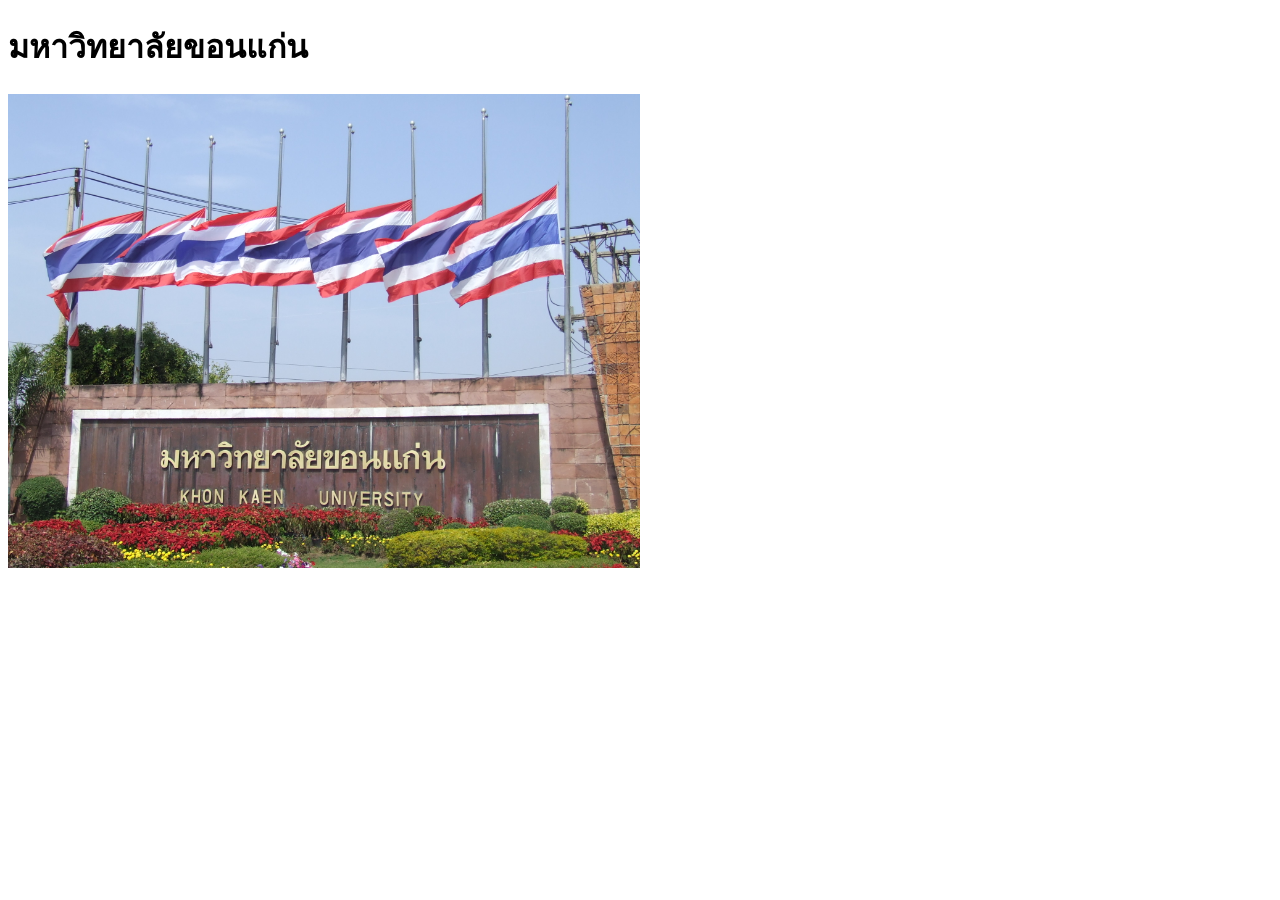
<file: test-site/index.html>
<!DOCTYPE html>
<html>
    <head>
        <meta charset="utf-8"/>
        <title>Benyapa Chumwijit's example page in 2026</title>
    </head>
    <body>
        <h1>มหาวิทยาลัยขอนแก่น</h1>
        <img src="images/kku2.jpg" width="50%"
        height="50%" alt="My test image"/>
    </body>
</html>
</file>
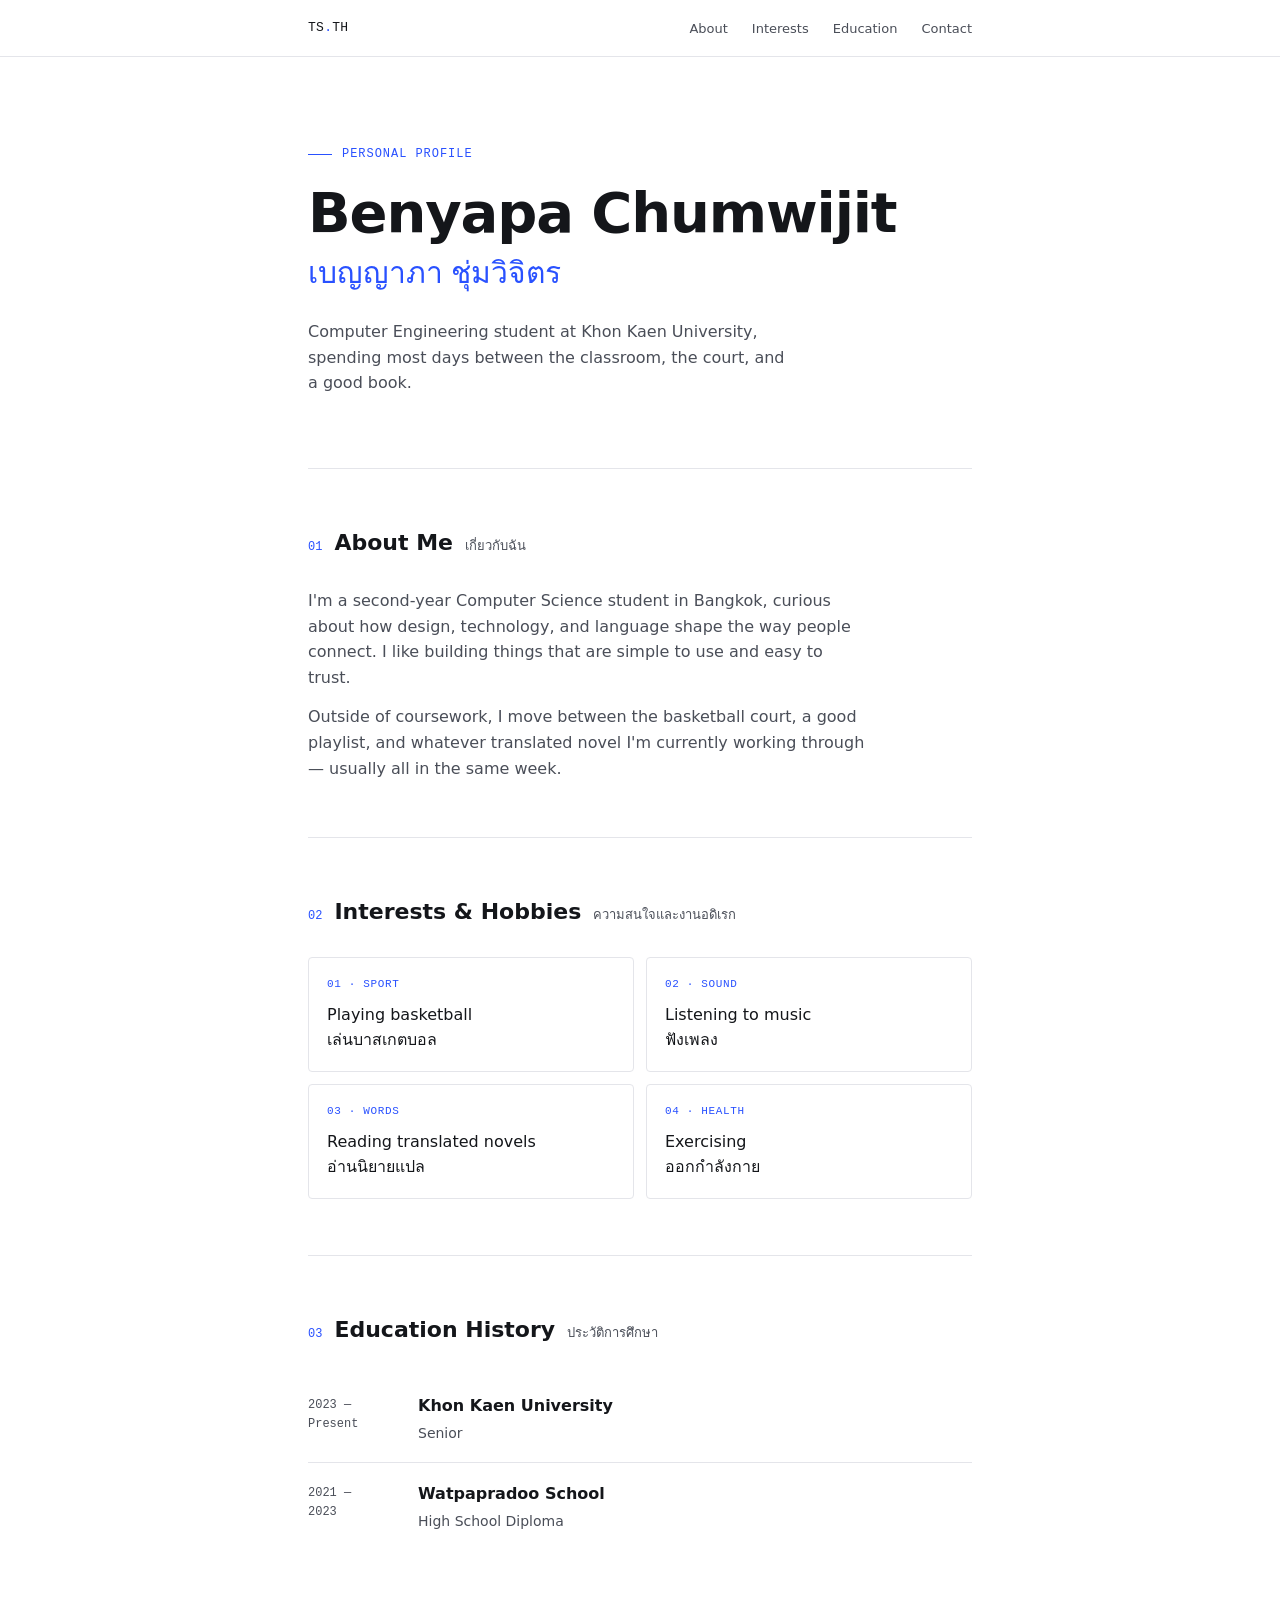
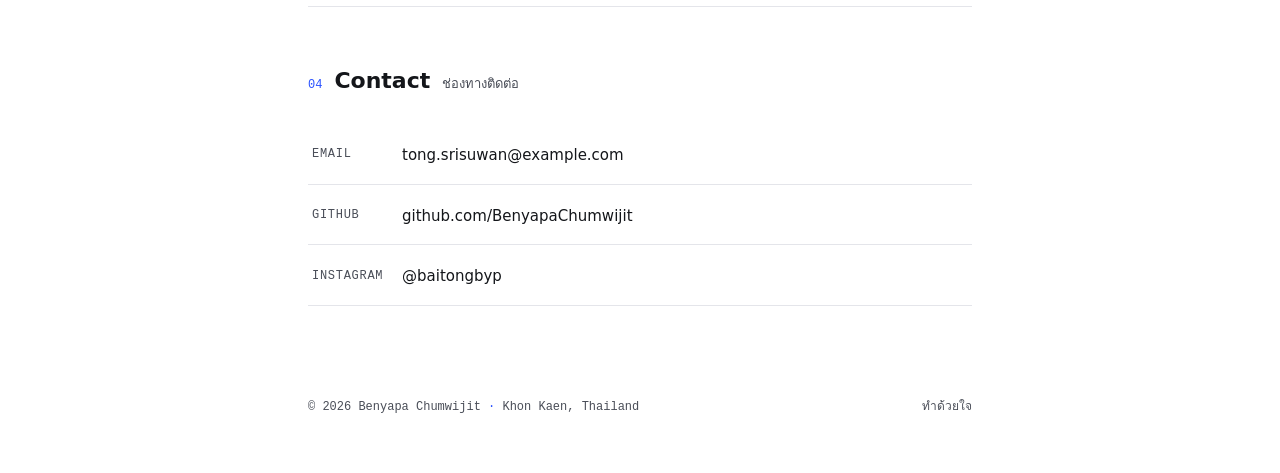
<file: benyapa-labs-repo/labs/lab4/index.html>
<!DOCTYPE html>
<html lang="en">
  <head>
    <meta charset="UTF-8">
    <meta name="viewport" content="width=device-width, initial-scale=1.0">
    <title>Benyapa's Profile Info</title>
    <link rel="preconnect" href="https://fonts.googleapis.com">
    <link rel="preconnect" href="https://fonts.gstatic.com" crossorigin>
    <link rel="stylesheet" type="text/css" href="style.css">

  </head>

  <body>
    <nav>
      <div class="wrap">
        <a href="#" class="mark">TS<span>.</span>TH</a>
        <ul>
          <li><a href="#about" class="link">About</a></li>
          <li><a href="#interests" class="link">Interests</a></li>
          <li><a href="#education" class="link">Education</a></li>
          <li><a href="#contact" class="link">Contact</a></li>
        </ul>
      </div>
    </nav>

    <div class="wrap">
      <header class="hero">
        <div class="eyebrow">Personal Profile</div>
          <h1 class="name-en">Benyapa Chumwijit</h1>
          <h2 class="name-th">เบญญาภา ชุ่มวิจิตร</h2>
          <p class="tagline">Computer Engineering student at Khon Kaen University, spending most days between the classroom, the court, and a good book.</p>
      </header>

      <section id="about">
        <div class="section-head">
          <span class="num">01</span>
          <h3>About Me</h3>
          <span class="th-label th">เกี่ยวกับฉัน</span>
        </div>
        <p>I'm a second-year Computer Science student in Bangkok, curious about how design, technology, and language shape the way people connect. I like building things that are simple to use and easy to trust.</p>
        <p>Outside of coursework, I move between the basketball court, a good playlist, and whatever translated novel I'm currently working through — usually all in the same week.</p>
      </section>

      <section id="interests">
        <div class="section-head">
          <span class="num">02</span>
          <h3>Interests &amp; Hobbies</h3>
          <span class="th-label th">ความสนใจและงานอดิเรก</span>
        </div>

        <div class="interest-grid">
          <div class="interest-card">
            <span class="icon">01 · Sport</span>
            <div class="en">Playing basketball</div>
            <div class="th th">เล่นบาสเกตบอล</div>
          </div>

        <div class="interest-card">
          <span class="icon">02 · Sound</span>
          <div class="en">Listening to music</div>
          <div class="th th">ฟังเพลง</div>
        </div>

        <div class="interest-card">
          <span class="icon">03 · Words</span>
          <div class="en">Reading translated novels</div>
          <div class="th th">อ่านนิยายแปล</div>
        </div>

        <div class="interest-card">
          <span class="icon">04 · Health</span>
          <div class="en">Exercising</div>
          <div class="th th">ออกกำลังกาย</div>
        </div>
      </div>
    </section>

    <section id="education">
      <div class="section-head">
        <span class="num">03</span>
        <h3>Education History</h3>
        <span class="th-label th">ประวัติการศึกษา</span>
      </div>

      <div class="edu-item">
        <div class="years">2023 —<br>Present</div>
        <div>
          <div class="school">Khon Kaen University</div>
          <div class="degree">Senior</div>
        </div>
      </div>

      <div class="edu-item">
        <div class="years">2021 —<br>2023</div>
        <div>
          <div class="school">Watpapradoo School</div>
          <div class="degree">High School Diploma</div>
        </div>
      </div>
    </section>

    <section id="contact">
      <div class="section-head">
        <span class="num">04</span>
        <h3>Contact</h3>
        <span class="th-label th">ช่องทางติดต่อ</span>
      </div>

      <div class="contact-list">
        <a href="mailto:tong.srisuwan@example.com" class="contact-row">
          <span class="label">Email</span>
          <span class="value">tong.srisuwan@example.com</span>
          <span class="arrow">→</span>
        </a>
        <a href="https://github.com/BenyapaChumwijit" class="contact-row" target="_blank" rel="noopener">
          <span class="label">GitHub</span>
          <span class="value">github.com/BenyapaChumwijit</span>
          <span class="arrow">→</span>
        </a>
        <a href="https://www.instagram.com/baitongbyp/" class="contact-row" target="_blank" rel="noopener">
          <span class="label">Instagram</span>
          <span class="value">@baitongbyp</span>
          <span class="arrow">→</span>
        </a>
      </div>
    </section>

    <footer>
      <span class="small">© 2026 Benyapa Chumwijit <span>·</span> Khon Kaen, Thailand</span>
      <span class="small th">ทำด้วยใจ</span>
    </footer>
  </div>
</body>
</html>
</file>
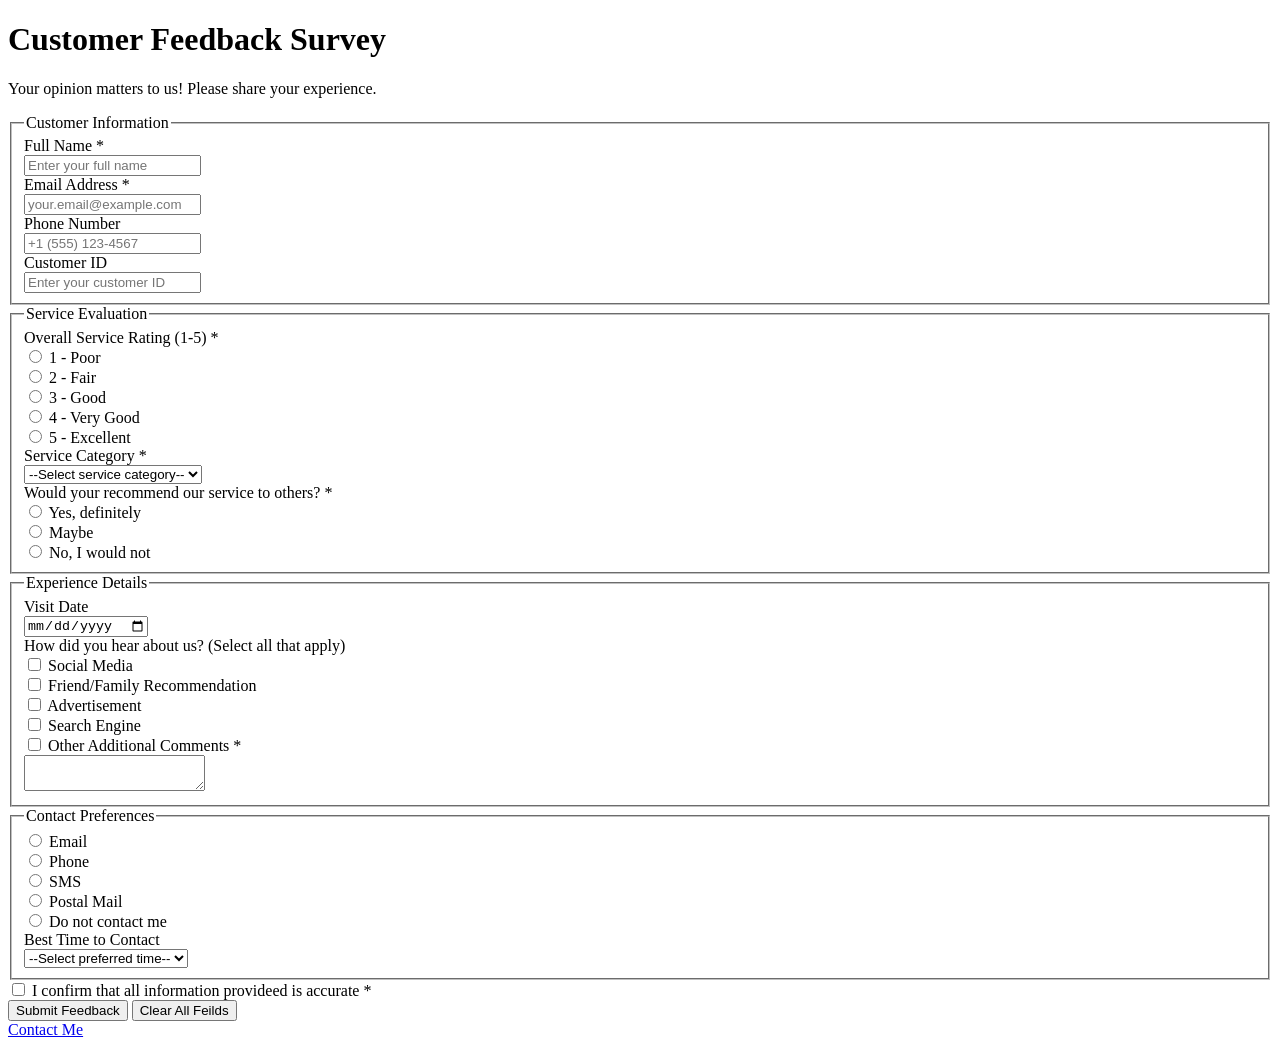
<file: benyapa-labs-repo/labs/lab1/customer-feedback.html>
<!DOCTYPE html>
<html>
    <head>
        <meta charset="utf-8"/>
        <title>Customer Feedback Survey</title>
    </head>
    <body>
      <h1>Customer Feedback Survey</h1>
      <p>Your opinion matters to us! Please share your experience.</p>
    <form>
      <fieldset>
        <legend>Customer Information</legend>
        <label for="user-name">Full Name *</label><br />
        <input
          type="text"
          id="username"
          name="username"
          placeholder="Enter your full name"
          required
        />
        <br>
        <label for="email">Email Address *</label><br />
        <input
          type="email"
          id="useremail"
          name="email"
          placeholder="your.email@example.com"
          required
        />
        <br>
        <label for="phone-number">Phone Number</label><br />
        <input
          type="phone"
          id="phone-number"
          name="phone-number"
          placeholder="+1 (555) 123-4567"
          required
        />
        <br>
        <label for="customer-id">Customer ID</label><br />
        <input
          type="text"
          id="customer-id"
          name="customer-id"
          placeholder="Enter your customer ID"
          required
        />
      </fieldset>
      <fieldset>
        <legend>Service Evaluation</legend>
        <label for="rating">Overall Service Rating (1-5) *</label><br />
        <input type="radio" id="poor" name="rating-one" value="poor"/>
        <label for="poor">1 - Poor</label><br />
        <input type="radio" id="fair" name="rating-two" value="fair"/>
        <label for="fair">2 - Fair</label><br />
        <input type="radio" id="good" name="rating-tree" value="good"/>
        <label for="good">3 - Good</label><br />
        <input type="radio" id="verygood" name="rating-four" value="verygood"/>
        <label for="verygood">4 - Very Good</label><br />
        <input type="radio" id="excellent" name="rating-five" value="excellent"/>
        <label for="excellent">5 - Excellent</label><br />

        <label for="category">Service Category *</label><br />
        <select name="category" id="category">
          <option value="">--Select service category--</option>
          <option value="technical-support">Technical Support</option>
          <option value="sales">Sales</option>
          <option value="billing">Billing</option>
          <option value="general-inquiry">General Inquiry</option>
        </select><br />

        <label for="recommend">Would your recommend our service to others? *</label><br />
        <input type="radio" id="yes" name="option-one" value="yes"/>
        <label for="yes">Yes, definitely</label><br />
        <input type="radio" id="maybe" name="option-two" value="maybe"/>
        <label for="maybe">Maybe</label><br />
        <input type="radio" id="no" name="option-tree" value="no"/>
        <label for="no">No, I would not</label>
      </fieldset>

      <fieldset>
        <legend>Experience Details</legend>
        <label for="date">Visit Date</label><br />
        <input type="date"><br />

        <label for="questions">How did you hear about us? (Select all that apply)</label><br />
        <input type="checkbox" id="media" name="social-media" value="media"/>
        <label for="media">Social Media</label><br />
        <input type="checkbox" id="recommendation" name="recommendations" value="recommendation"/>
        <label for="recommendation">Friend/Family Recommendation</label><br />
        <input type="checkbox" id="ads" name="advertisement" value="ads"/>
        <label for="ads">Advertisement</label><br />
        <input type="checkbox" id="search" name="search-engine" value="search"/>
        <label for="search">Search Engine</label><br />
        <input type="checkbox" id="other" name="others" value="other"/>
        <label for="other">Other</label>

        <label for="comments">Additional Comments *</label><br />
        <textarea id="comments" name="comments" minlength="10"></textarea>
      </fieldset>

      <fieldset>
        <legend>Contact Preferences</legend>
        <input type="radio" id="email-ct" name="email-ct" value="email-ct"/>
        <label for="email-ct">Email</label><br />
        <input type="radio" id="phone-ct" name="phone-ct" value="phone-ct"/>
        <label for="phone-ct">Phone</label><br />
        <input type="radio" id="sms" name="sms-ct" value="sms"/>
        <label for="sms">SMS</label><br />
        <input type="radio" id="postal" name="postal-ct" value="postal"/>
        <label for="postal">Postal Mail</label><br />
        <input type="radio" id="not-ct" name="not-ct" value="not-ct"/>
        <label for="not-ct">Do not contact me</label><br />

        <label for="time-contact">Best Time to Contact</label><br />
        <select name="time-contact" id="time-contact">
          <option value="">--Select preferred time--</option>
          <option value="morning">Morning</option>
          <option value="afternoon">Afternoon</option>
          <option value="evening">Evening</option>
        </select><br />
      </fieldset>

      <input type="checkbox" id="confirm" name="confirm" value="confirm"/>
      <label for="confirm">I confirm that all information provideed is accurate *</label><br />

      <input type="submit" value="Submit Feedback">
      <input type="reset" value="Clear All Feilds">
    </form>

      <a href="https://github.com/BenyapaChumwijit/benyapa-1356-webapp-labs">Contact Me</a>
    </body>
</html>
</file>
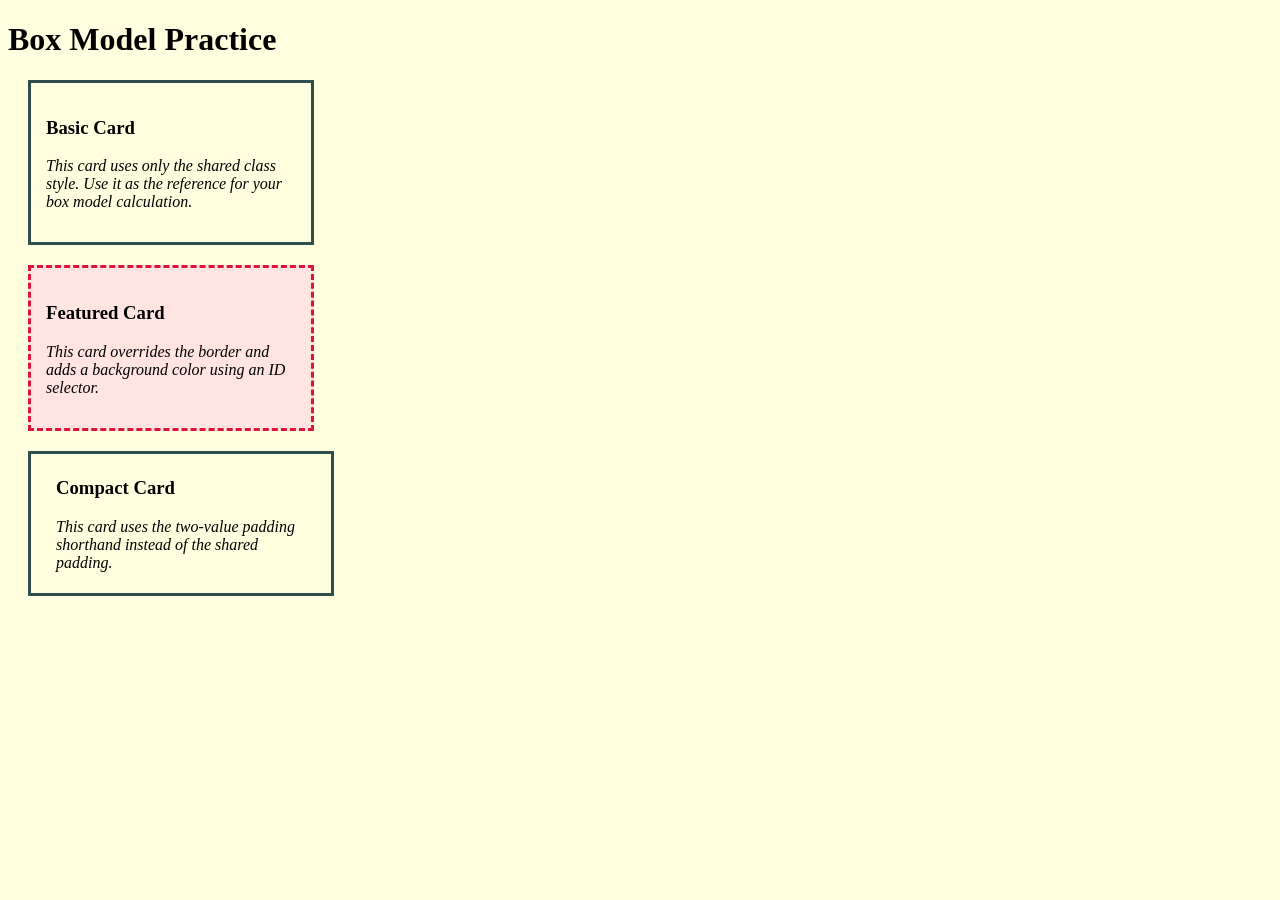
<file: benyapa-labs-repo/labs/lab4/problem2.html>
<!doctype html>
<html lang="en">
  <head>
    <meta charset="UTF-8" />
    <title>Lab 4 Problem 2 - Box Model, Fonts, and the Cascade</title>

    <!-- Internal style sheet. DO NOT MODIFY OR REMOVE THIS BLOCK. -->
    <style>
      body {
        background-color: white;
      }
    </style>

    <!-- Your external style sheet. DO NOT MOVE THIS LINE. -->
    <link rel="stylesheet" type="text/css" href="styles/problem2.css" />
  </head>
  <body>
    <h1>Box Model Practice</h1>

    <div class="card" id="card-basic">
      <h3>Basic Card</h3>
      <p>
        This card uses only the shared class style. Use it as the reference for
        your box model calculation.
      </p>
    </div>

    <div class="card" id="card-featured">
      <h3>Featured Card</h3>
      <p>
        This card overrides the border and adds a background color using an ID
        selector.
      </p>
    </div>

    <div class="card" id="card-compact">
      <h3>Compact Card</h3>
      <p>
        This card uses the two-value padding shorthand instead of the shared
        padding.
      </p>
    </div>
  </body>
</html>
</file>
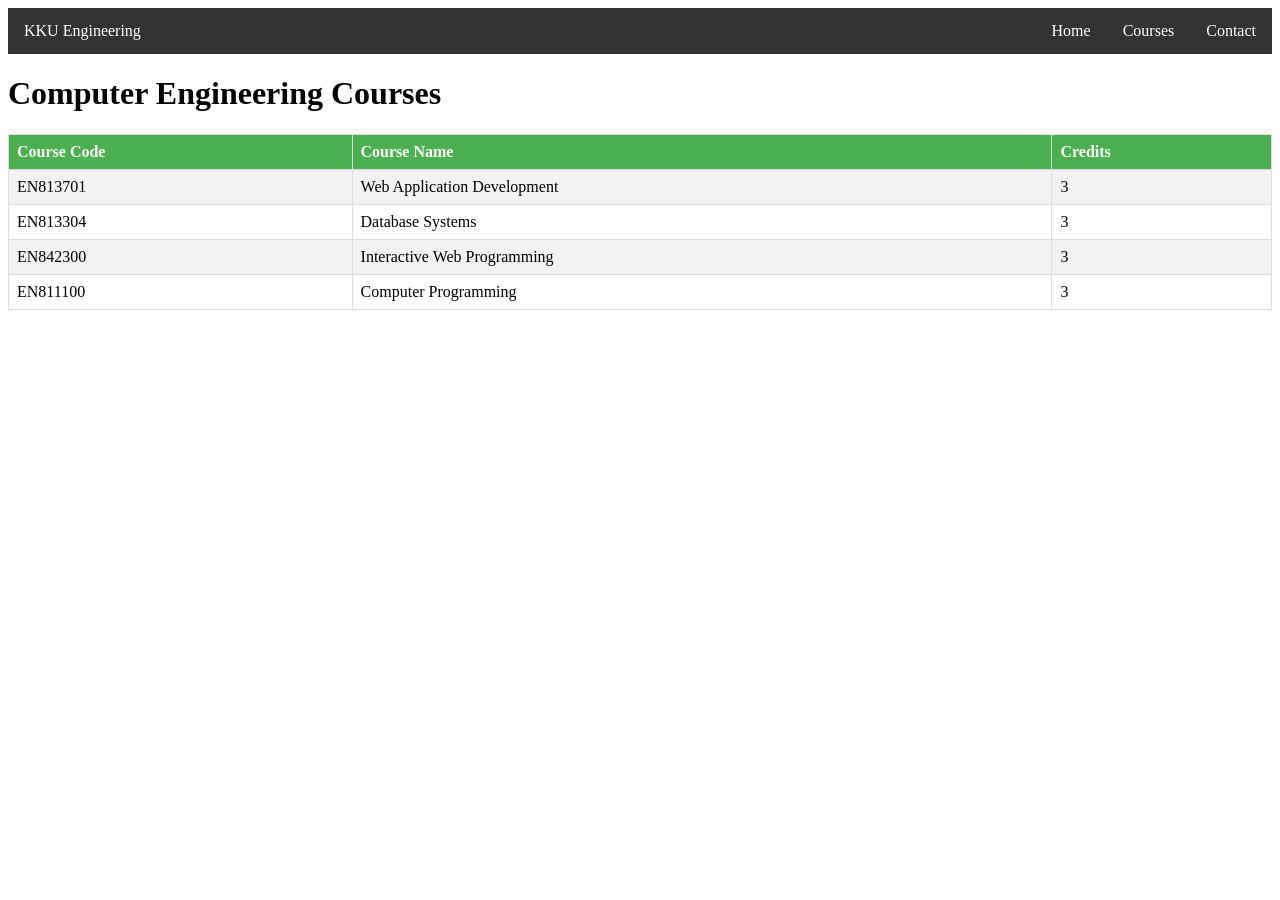
<file: benyapa-labs-repo/labs/lab4/problem3.html>
<!doctype html>
<html lang="en">
  <head>
    <meta charset="UTF-8" />
    <meta name="viewport" content="width=device-width, initial-scale=1.0" />
    <title>Lab 4 Problem 3 - Tables, Display, Navigation Bar</title>
    <link rel="stylesheet" href="styles/problem3.css" />
  </head>
  <body>
    <ul id="navbar">
      <li class="brand"><a href="#">KKU Engineering</a></li>
      <li><a href="#">Home</a></li>
      <li><a href="#">Courses</a></li>
      <li><a href="#">Contact</a></li>
    </ul>

    <h1>Computer Engineering Courses</h1>

    <table id="courses">
      <tr>
        <th>Course Code</th>
        <th>Course Name</th>
        <th>Credits</th>
      </tr>
      <tr>
        <td>EN813701</td>
        <td>Web Application Development</td>
        <td>3</td>
      </tr>
      <tr>
        <td>EN813304</td>
        <td>Database Systems</td>
        <td>3</td>
      </tr>
      <tr>
        <td>EN842300</td>
        <td>Interactive Web Programming</td>
        <td>3</td>
      </tr>
      <tr>
        <td>EN811100</td>
        <td>Computer Programming</td>
        <td>3</td>
      </tr>
    </table>

    <p id="note">This note is hidden with display: none.</p>
  </body>
</html>
</file>
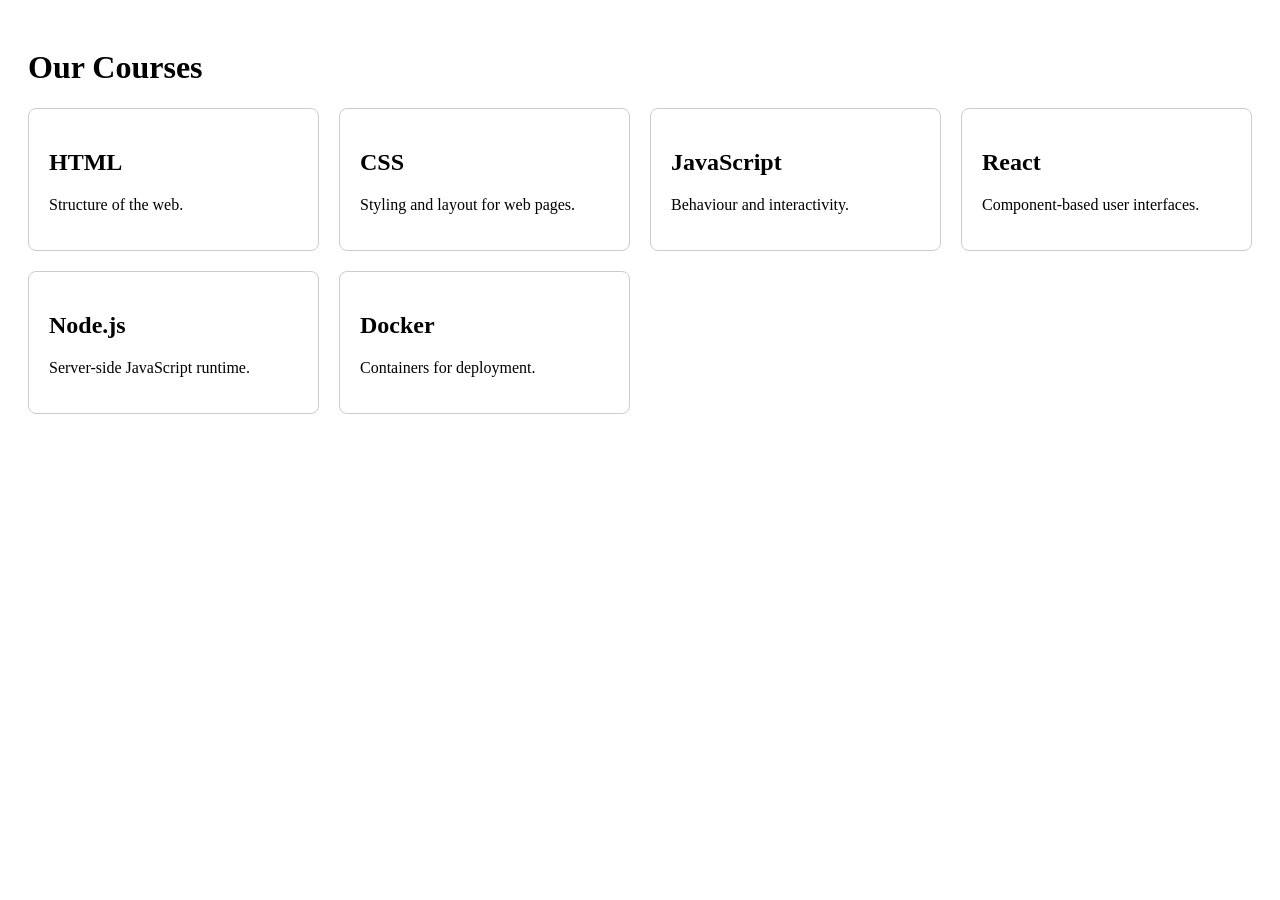
<file: benyapa-labs-repo/labs/lab5/p1-cards.html>
<!DOCTYPE html>
<html lang="en">
  <head>
    <meta charset="UTF-8">
    <meta name="viewport" content="width=device-width, initial-scale=1.0">
    <title>Responsive Card Grid</title>
    <link rel="preconnect" href="https://fonts.googleapis.com">
    <link rel="preconnect" href="https://fonts.gstatic.com" crossorigin>
    <link rel="stylesheet" type="text/css" href="styles/p1-cards.css">

  </head>

  <body>
    <h1>Our Courses</h1>
    <div class="card-grid">
      <div class="card"><h2>HTML</h2><p>Structure of the web.</p></div>
      <div class="card"><h2>CSS</h2><p>Styling and layout for web pages.</p></div>
      <div class="card"><h2>JavaScript</h2><p>Behaviour and interactivity.</p></div>
      <div class="card"><h2>React</h2><p>Component-based user interfaces.</p></div>
      <div class="card"><h2>Node.js</h2><p>Server-side JavaScript runtime.</p></div>
      <div class="card"><h2>Docker</h2><p>Containers for deployment.</p></div>
    </div>
  </body>
</file>
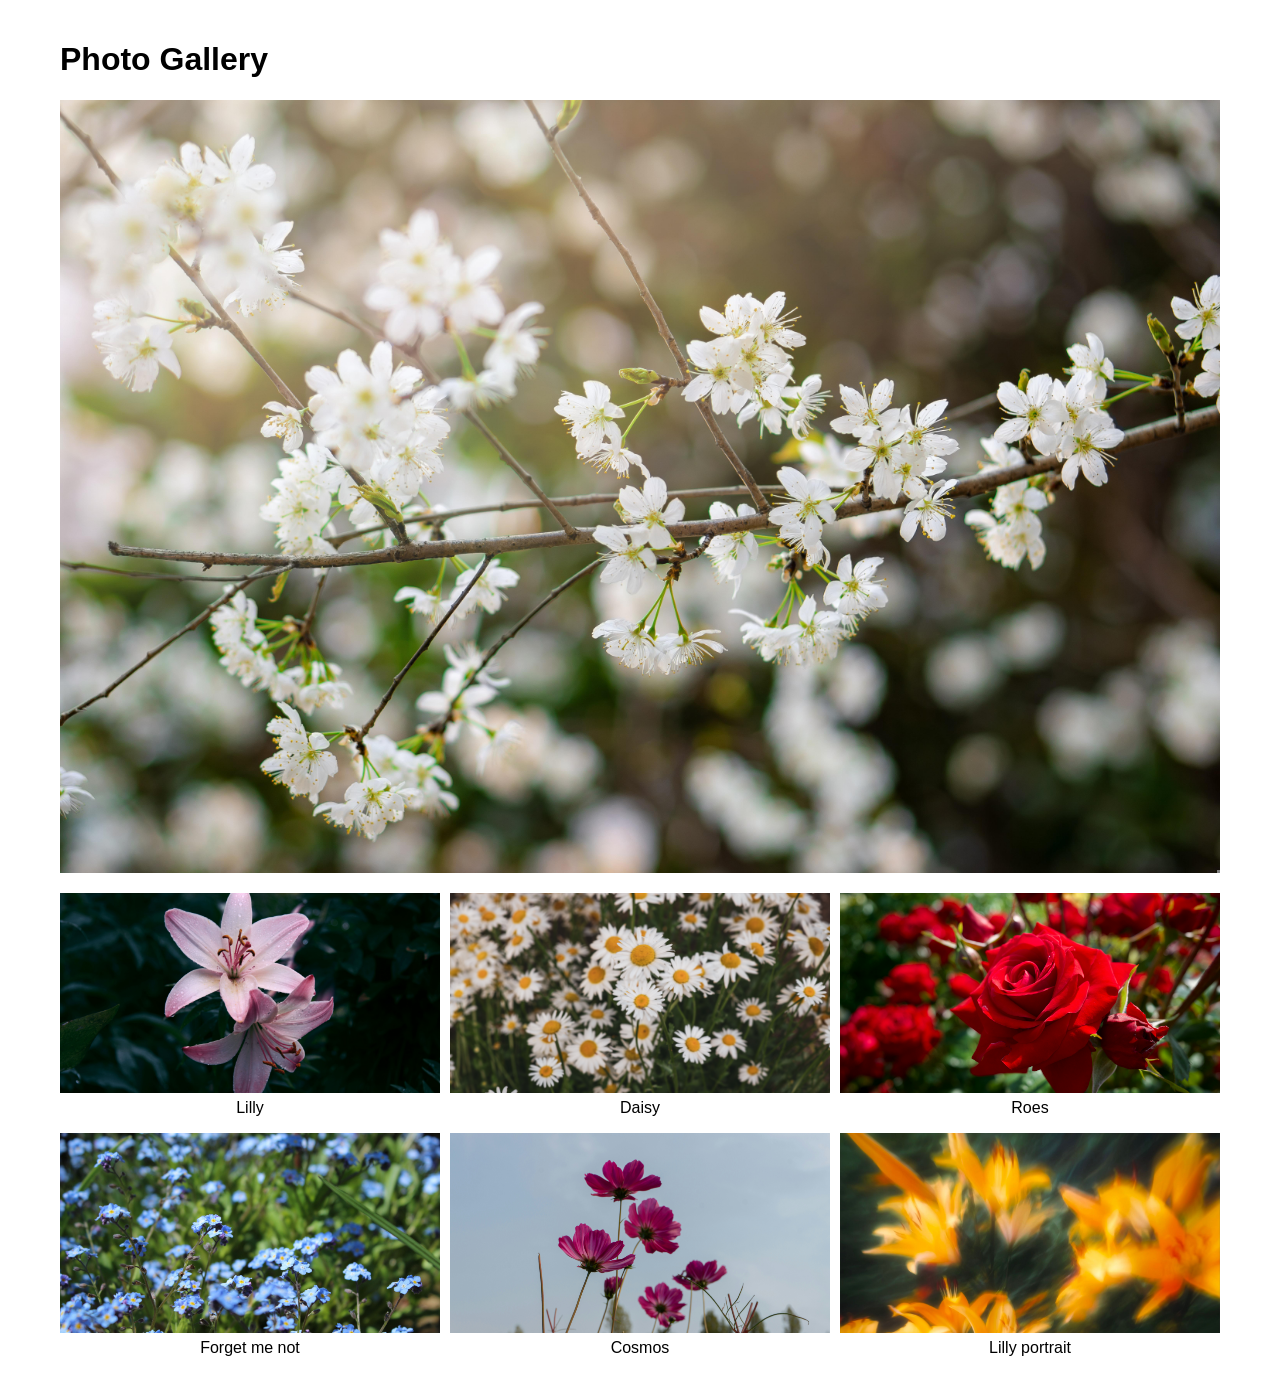
<file: benyapa-labs-repo/labs/lab5/p2-gallery.html>
<!doctype html>
<html lang="en">
  <head>
    <meta charset="UTF-8" />
    <!-- TODO 1: add the viewport meta tag here -->
     <meta name="viewport" content="width=device-width, initial-scale=1.0" />
    <title>Responsive Image Gallery</title>
    <link rel="stylesheet" href="styles/p2-gallery.css" />
  </head>
  <body>
    <h1>Photo Gallery</h1>

    <!-- Hero image: replace the src with your own file in images/ -->
    <img class="hero" src="images/hero.jpg" alt="Hero image" />

    <div class="gallery">
      <figure class="tile">
        <img src="images/tile-1.jpg" alt="Describe this image" />
        <figcaption>Lilly</figcaption>
      </figure>
      <figure class="tile">
        <img src="images/tile-2.jpg" alt="Describe this image" />
        <figcaption>Daisy</figcaption>
      </figure>
      <figure class="tile">
        <img src="images/tile-3.jpg" alt="Describe this image" />
        <figcaption>Roes</figcaption>
      </figure>
      <figure class="tile">
        <img src="images/tile-4.jpg" alt="Describe this image" />
        <figcaption>Forget me not</figcaption>
      </figure>
      <figure class="tile">
        <img src="images/tile-5.jpg" alt="Describe this image" />
        <figcaption>Cosmos</figcaption>
      </figure>
      <!-- TODO 2: this tile is deliberately a tall portrait photo.
           Under object-fit: cover it will crop badly.
           Fix the framing with object-position in your CSS. -->
      <figure class="tile tile-portrait">
        <img src="images/tile-6.jpg" alt="Describe this image" />
        <figcaption>Lilly portrait</figcaption>
      </figure>
    </div>
  </body>
</html>
</file>
<file: benyapa-labs-repo/labs/lab4/style.css>
/* ==========================================================
   Simple Profile Stylesheet — 60-30-10 Color System
   60% White (background) · 30% Black (text/structure) · 10% Blue (accent)
   ========================================================== */

:root {
  /* 60% — dominant surface */
  --white: #ffffff;

  /* 30% — structure & text */
  --ink: #14161a;
  --ink-soft: #4a4e58;
  --hairline: #e4e5ea;

  /* 10% — accent, used only for emphasis & interaction */
  --blue: #2951ff;
  --blue-tint: #eef1ff;

  /* Type */
  --font-body: 'IBM Plex Sans', 'IBM Plex Sans Thai', system-ui, sans-serif;
  --font-mono: 'IBM Plex Mono', ui-monospace, monospace;
}

* {
  box-sizing: border-box;
  margin: 0;
  padding: 0;
}

html {
  scroll-behavior: smooth;
}

body {
  background: var(--white);
  color: var(--ink);
  font-family: var(--font-body);
  line-height: 1.6;
  -webkit-font-smoothing: antialiased;
}

.wrap {
  max-width: 720px;
  margin: 0 auto;
  padding: 0 28px;
}

/* ---------- Navigation ---------- */
nav {
  position: sticky;
  top: 0;
  background: rgba(255, 255, 255, 0.9);
  backdrop-filter: blur(6px);
  border-bottom: 1px solid var(--hairline);
  z-index: 10;
}

nav .wrap {
  display: flex;
  justify-content: space-between;
  align-items: center;
  height: 56px;
}

nav .mark {
  font-family: var(--font-mono);
  font-size: 13px;
  font-weight: 500;
  color: var(--ink);
  text-decoration: none;
  letter-spacing: 0.02em;
}

nav .mark span {
  color: var(--blue);
}

nav ul {
  display: flex;
  gap: 24px;
  list-style: none;
}

nav a.link {
  font-size: 13px;
  font-weight: 500;
  color: var(--ink-soft);
  text-decoration: none;
  transition: color 0.15s ease;
}

nav a.link:hover,
nav a.link:focus-visible {
  color: var(--blue);
}

/* ---------- Hero ---------- */
header.hero {
  padding: 88px 0 72px;
  opacity: 0;
  animation: rise 0.6s ease forwards;
}

@keyframes rise {
  from { opacity: 0; transform: translateY(10px); }
  to   { opacity: 1; transform: translateY(0); }
}

@media (prefers-reduced-motion: reduce) {
  header.hero { animation: none; opacity: 1; }
}

.eyebrow {
  display: flex;
  align-items: center;
  gap: 10px;
  font-family: var(--font-mono);
  font-size: 12px;
  color: var(--blue);
  text-transform: uppercase;
  letter-spacing: 0.08em;
  margin-bottom: 20px;
}

.eyebrow::before {
  content: "";
  width: 24px;
  height: 1px;
  background: var(--blue);
}

h1.name-en {
  font-size: clamp(38px, 6vw, 56px);
  font-weight: 700;
  line-height: 1.05;
  letter-spacing: -0.02em;
}

h2.name-th {
  font-family: 'IBM Plex Sans Thai', sans-serif;
  font-size: clamp(22px, 3.4vw, 30px);
  font-weight: 500;
  color: var(--blue);
  margin-top: 6px;
}

.tagline {
  max-width: 480px;
  color: var(--ink-soft);
  font-size: 16px;
  margin-top: 22px;
}

/* ---------- Section shell ---------- */
section {
  padding: 56px 0;
  border-top: 1px solid var(--hairline);
}

.section-head {
  display: flex;
  align-items: baseline;
  gap: 12px;
  margin-bottom: 28px;
}

.section-head .num {
  font-family: var(--font-mono);
  font-size: 12px;
  color: var(--blue);
}

.section-head h3 {
  font-size: 22px;
  font-weight: 600;
}

.section-head .th-label {
  font-family: 'IBM Plex Sans Thai', sans-serif;
  font-size: 13px;
  color: var(--ink-soft);
}

/* ---------- About ---------- */
#about p {
  font-size: 16px;
  color: var(--ink-soft);
  max-width: 560px;
}

#about p + p {
  margin-top: 14px;
}

/* ---------- Interest / card grid ---------- */
.interest-grid {
  display: grid;
  grid-template-columns: repeat(2, 1fr);
  gap: 12px;
}

.interest-card {
  border: 1px solid var(--hairline);
  border-radius: 4px;
  padding: 18px;
  transition: border-color 0.15s ease, background 0.15s ease;
}

.interest-card:hover {
  border-color: var(--blue);
  background: var(--blue-tint);
}

.interest-card .icon {
  font-family: var(--font-mono);
  font-size: 11px;
  color: var(--blue);
  text-transform: uppercase;
  letter-spacing: 0.06em;
  display: block;
  margin-bottom: 8px;
}

.interest-card .title {
  font-size: 15px;
  font-weight: 600;
}

.interest-card .sub {
  font-size: 13px;
  color: var(--ink-soft);
  margin-top: 2px;
}

/* ---------- Timeline / education rows ---------- */
.edu-item {
  display: grid;
  grid-template-columns: 90px 1fr;
  gap: 20px;
  padding: 18px 0;
}

.edu-item + .edu-item {
  border-top: 1px solid var(--hairline);
}

.edu-item .years {
  font-family: var(--font-mono);
  font-size: 12px;
  color: var(--ink-soft);
  padding-top: 3px;
}

.edu-item .school {
  font-size: 16px;
  font-weight: 600;
}

.edu-item .degree {
  font-size: 14px;
  color: var(--ink-soft);
  margin-top: 3px;
}

/* ---------- Contact rows ---------- */
.contact-list {
  display: flex;
  flex-direction: column;
  gap: 2px;
}

.contact-row {
  display: flex;
  justify-content: space-between;
  align-items: center;
  padding: 16px 4px;
  text-decoration: none;
  color: var(--ink);
  border-bottom: 1px solid var(--hairline);
  transition: padding-left 0.15s ease, color 0.15s ease;
}

.contact-row:hover,
.contact-row:focus-visible {
  padding-left: 10px;
  color: var(--blue);
}

.contact-row .label {
  font-family: var(--font-mono);
  font-size: 12px;
  color: var(--ink-soft);
  text-transform: uppercase;
  letter-spacing: 0.06em;
  width: 90px;
  flex-shrink: 0;
}

.contact-row .value {
  flex: 1;
  font-size: 15px;
}

.contact-row .arrow {
  color: var(--blue);
  font-family: var(--font-mono);
  opacity: 0;
  transition: opacity 0.15s ease;
}

.contact-row:hover .arrow,
.contact-row:focus-visible .arrow {
  opacity: 1;
}

/* ---------- Footer ---------- */
footer {
  padding: 36px 0 56px;
  display: flex;
  justify-content: space-between;
  align-items: center;
}

footer .small {
  font-family: var(--font-mono);
  font-size: 12px;
  color: var(--ink-soft);
}

footer .small span {
  color: var(--blue);
}

/* ---------- Responsive ---------- */
@media (max-width: 560px) {
  .interest-grid { grid-template-columns: 1fr; }
  .edu-item { grid-template-columns: 1fr; gap: 4px; }
  nav ul { gap: 14px; }
  footer { flex-direction: column; align-items: flex-start; gap: 10px; }
}
</file>
<file: benyapa-labs-repo/labs/lab4/styles/problem2.css>
body {
  background-color: lightyellow;
}

.card {
  width: 250px;
  border: 3px solid darkslategray;
  padding: 15px;
  margin: 20px;
}

/* Total width of #card-basic = 250px + 15px + 15px + 3px + 3px = 286px */

#card-featured {
  border-style: dashed;
  border-color: crimson;
  background-color: mistyrose;
}

#card-compact {
  padding: 5px 25px;
}

h3 {
  font-family: "Times New Roman", sans-serif;
  font-weight: bold;
}

p {
  position: relative;
  font-size: 1em;
  font-style: italic;
}
</file>
<file: benyapa-labs-repo/labs/lab4/styles/problem3.css>
#navbar {
  display: flex;
  background-color: #333;
  align-items: center;
  list-style-type: none;
  margin: 0;
  padding: 0;
  overflow: hidden;
}

#navbar li.brand {
  flex-grow: 1;
}

#navbar a {
  display: block;
  color: #fff;
  text-decoration: none;
  padding: 14px 16px;
  background-color: #333;
}

#navbar a:hover {
  background-color: green;
}

#navbar a:active {
  background-color: purple;
}

table {
  width: 100%;
  border-collapse: collapse;
}

th, td {
  border: 1px solid #ddd;
  padding: 8px;
}

th {
  background-color: #4caf50;
  color: #fff;
  text-align: left;
}

tr:nth-child(even) {
  background-color: #f2f2f2;
}

tr:hover {
  background-color: #ddd;
}

p {
  visibility: hidden;
}
</file>
<file: benyapa-labs-repo/labs/lab5/styles/p1-cards.css>
body {
  padding: 20px;
}

.card-grid {
  display: grid;
  grid-template-columns: repeat(auto-fit, minmax(250px, 1fr));
  gap: 20px;
}

.card {
  border: 1px solid #ccc;
  padding: 20px;
  border-radius: 8px;
}
</file>
<file: benyapa-labs-repo/labs/lab5/styles/p2-gallery.css>
/* ==========================================================================
   p2-gallery.css — Responsive Image Gallery
   ========================================================================== */

* {
  box-sizing: border-box;
}

body {
  font-family: sans-serif;
  margin: 0 auto;
  max-width: 1200px;
  padding: 20px;
}

/* --------------------------------------------------------------------------
   Hero image
   -------------------------------------------------------------------------- */

/* max-width: 100% is preferred over width: 100% because it lets the image
   shrink to fit narrow viewports without stretching or overflowing, while
   still allowing the image to display at its natural size (never larger)
   on wide viewports instead of being forced to stretch edge to edge. */
.hero {
  max-width: 100%;
  height: auto;
  display: block;
  margin: 0 auto 20px;
}

/* --------------------------------------------------------------------------
   Gallery container
   -------------------------------------------------------------------------- */

.gallery {
  display: flex;
  flex-wrap: wrap;
  gap: 10px;
}

/* --------------------------------------------------------------------------
   Tiles
   -------------------------------------------------------------------------- */

.tile {
  margin: 0; /* figure has a default margin: 1em 40px that breaks width math */

  /* Desktop default (>= 769px): 3 tiles per row.
     flex-basis is kept slightly under the exact 33.333% fraction so that
     the two 10px gaps per row still fit before wrapping is triggered;
     flex-grow: 1 then expands the tiles to fill any leftover space. */
  flex: 1 1 30%;
}

.tile img {
  width: 100%;
  height: 200px;
  object-fit: cover;
  display: block; /* removes the baseline gap below inline images */
}

/* object-fit: cover crops from center by default, which can cut off the
   subject of a tall portrait photo — shift the crop upward so the subject
   stays in frame. */
.tile-portrait img {
  object-position: 50% 20%;
}

.tile figcaption {
  text-align: center;
  padding: 6px 0;
}

/* --------------------------------------------------------------------------
   Responsive breakpoints
   Only flex-basis changes at each breakpoint — flex-grow and flex-shrink
   stay at 1 and 1 throughout.
   -------------------------------------------------------------------------- */

/* Phone / tablet (361px – 768px): 2 tiles per row */
@media (max-width: 768px) {
  .tile {
    flex: 1 1 45%;
  }
}

/* Small phone (<= 360px): 1 tile per row */
@media (max-width: 360px) {
  .tile {
    flex: 1 1 100%;
  }
}
</file>
